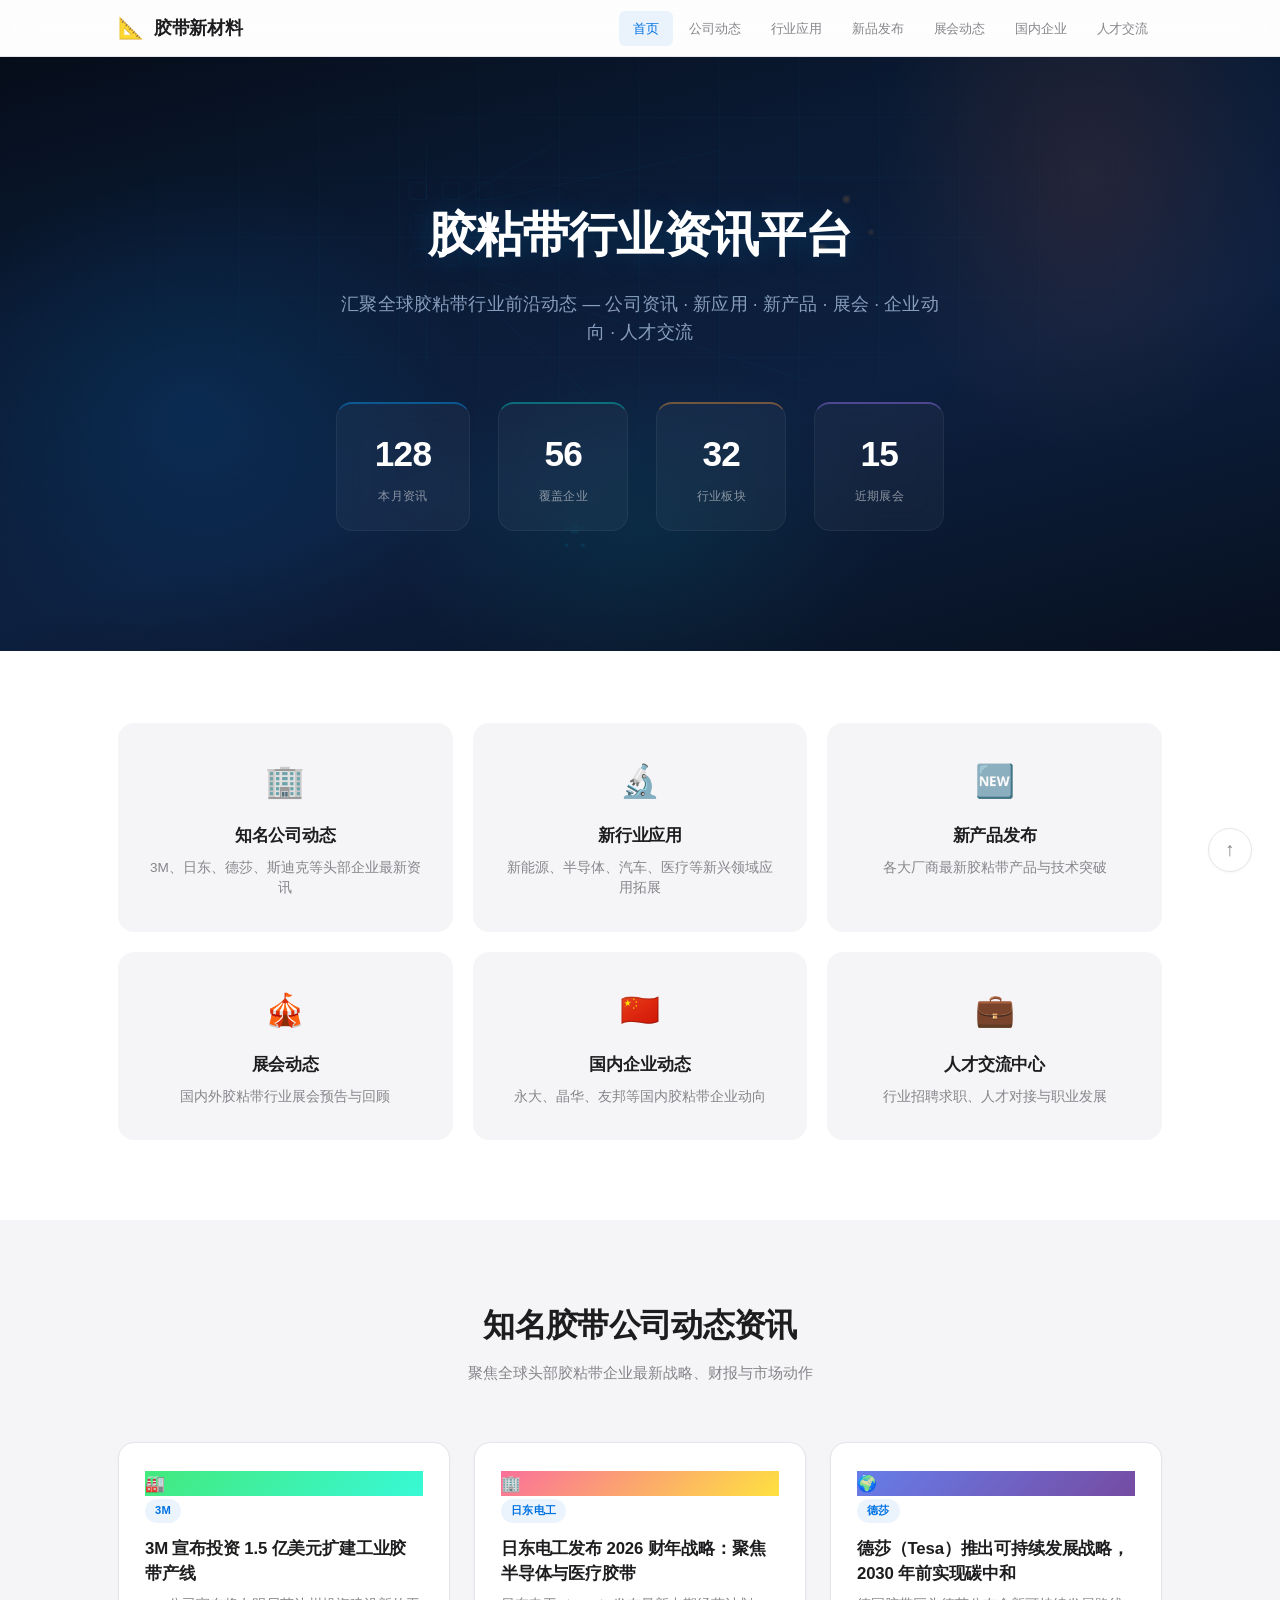
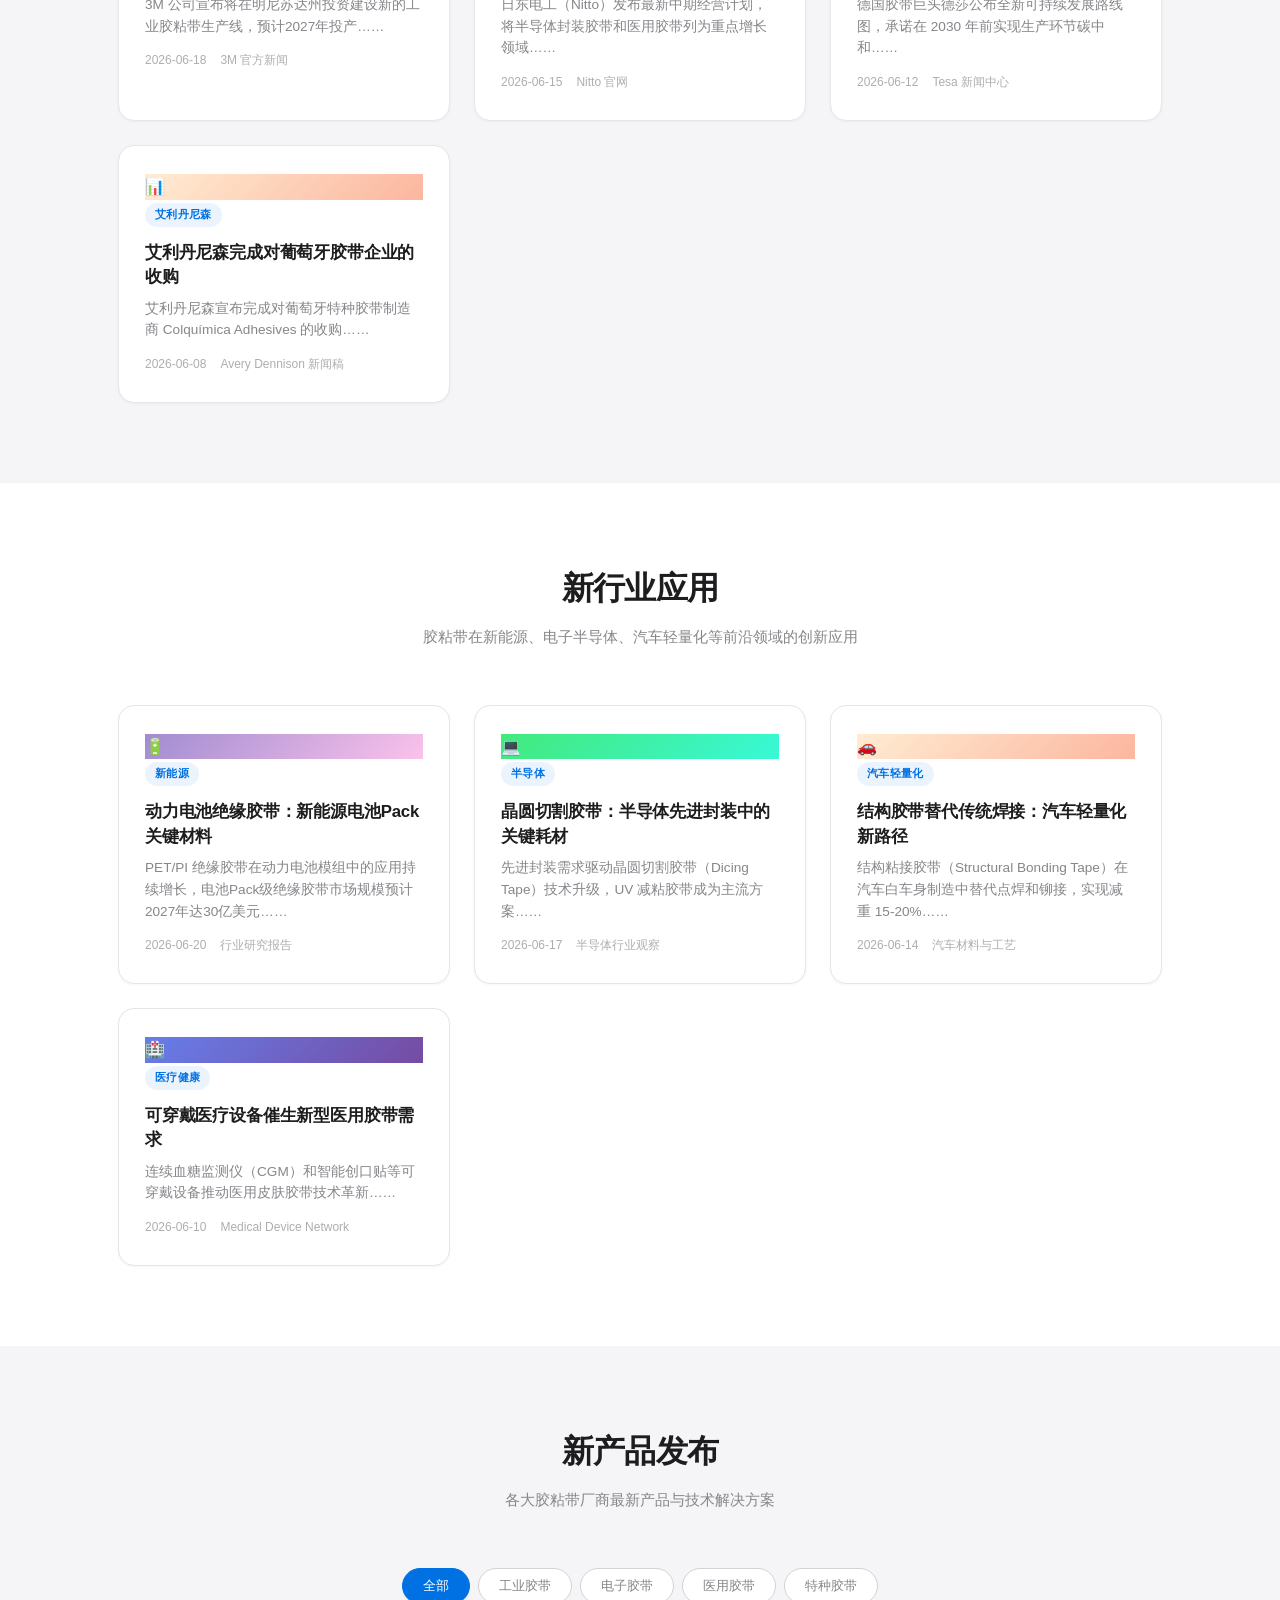
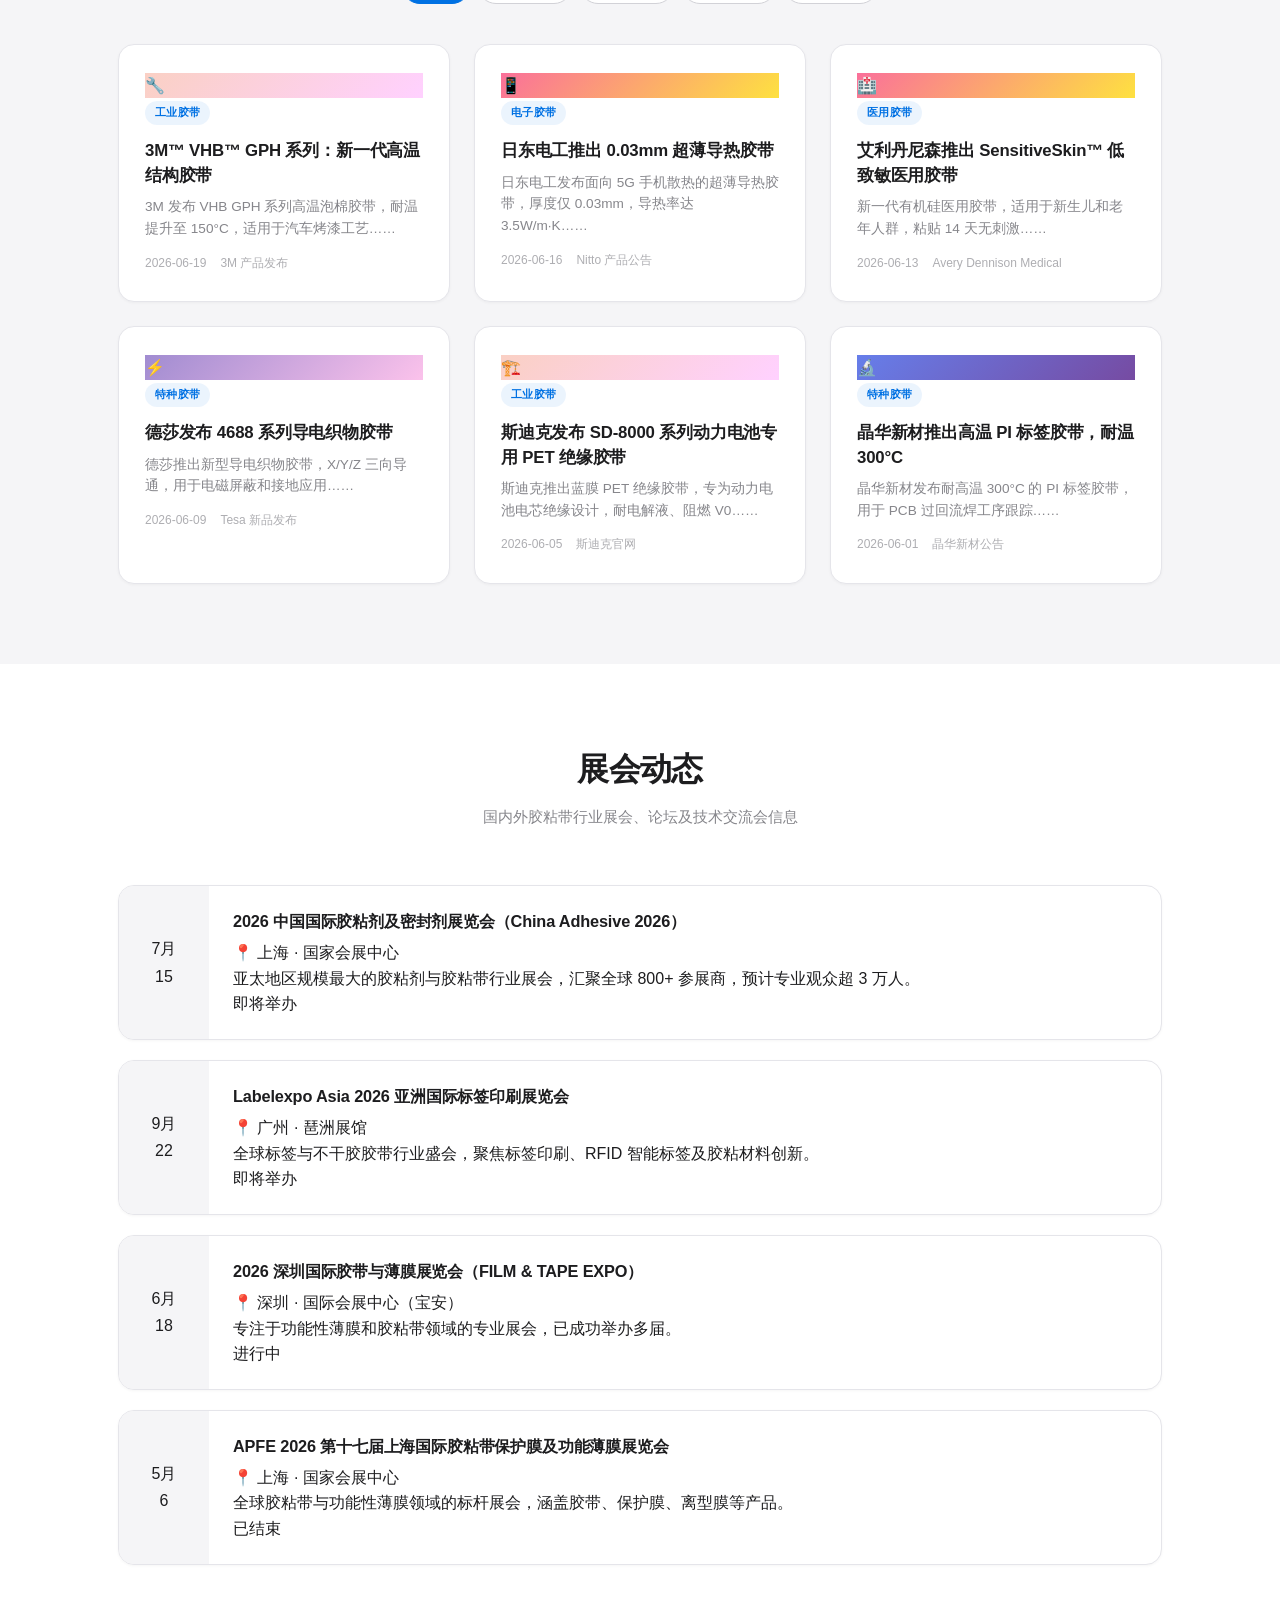
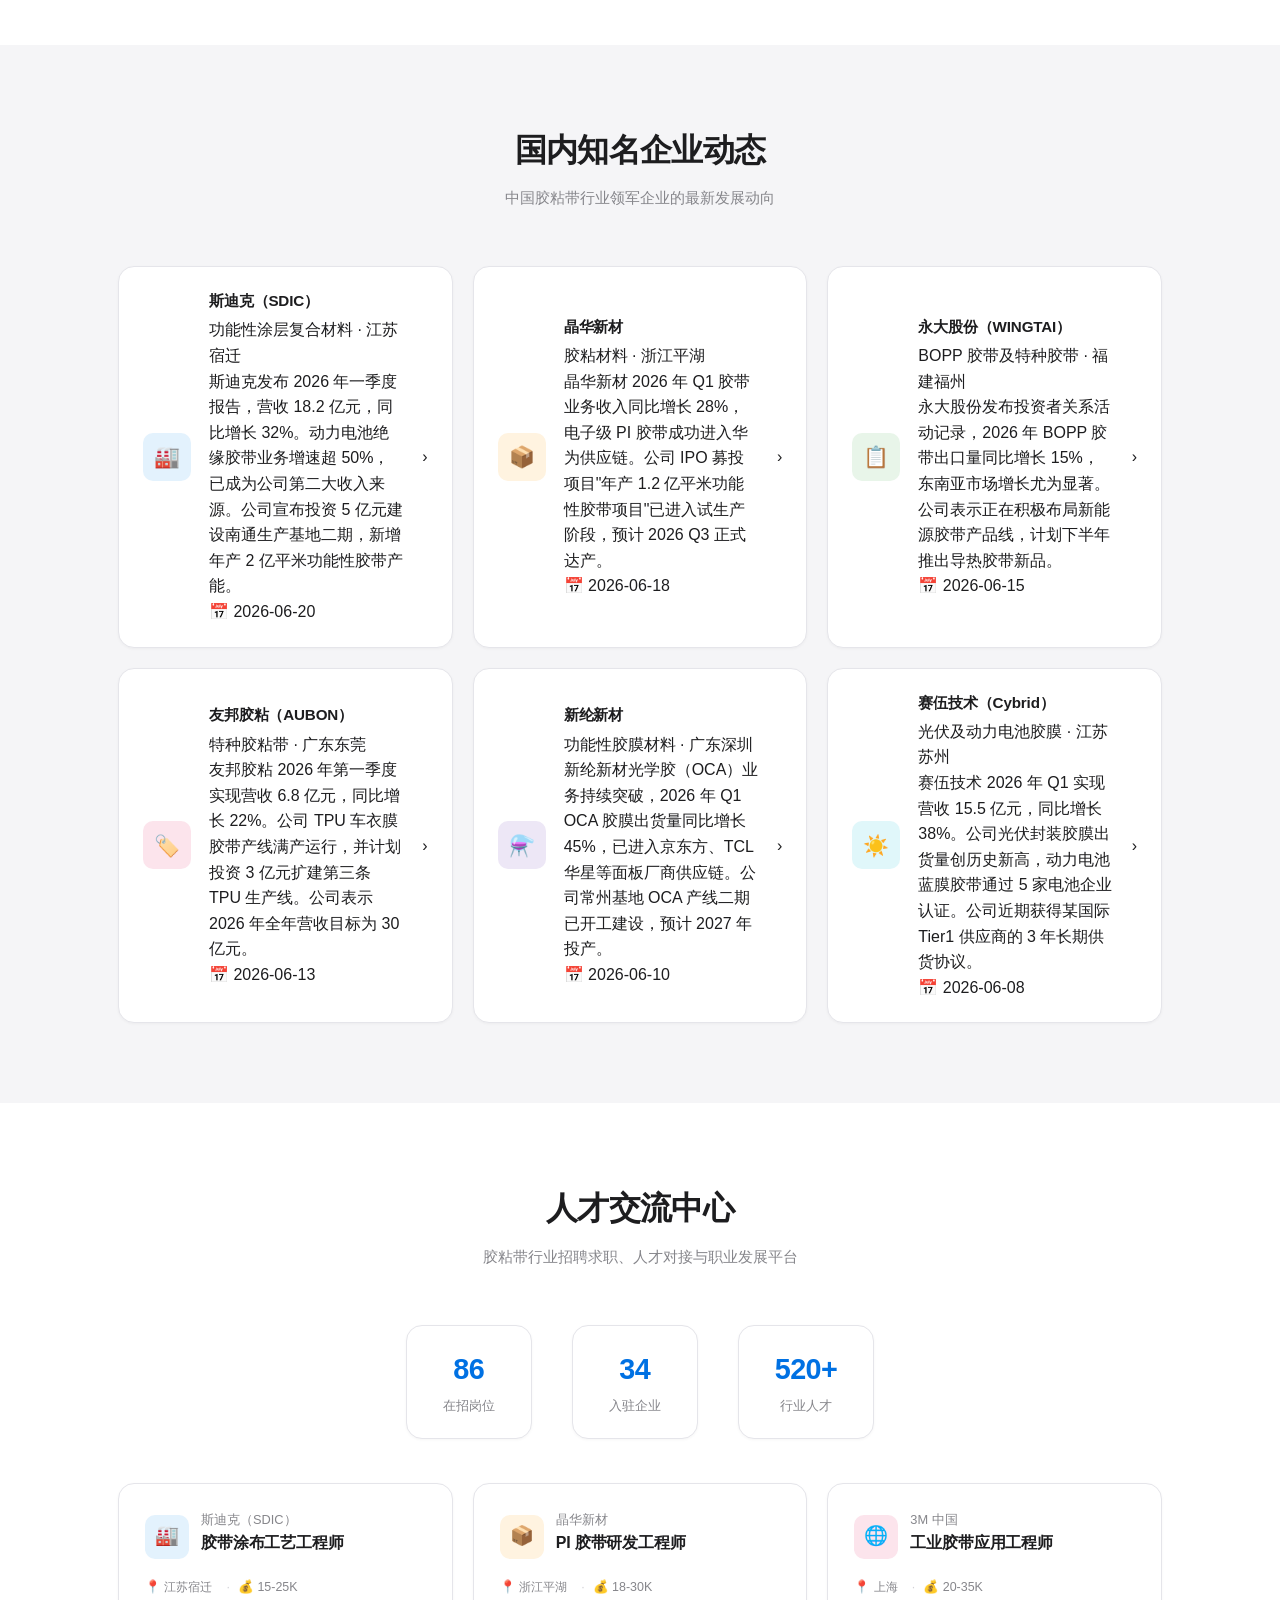
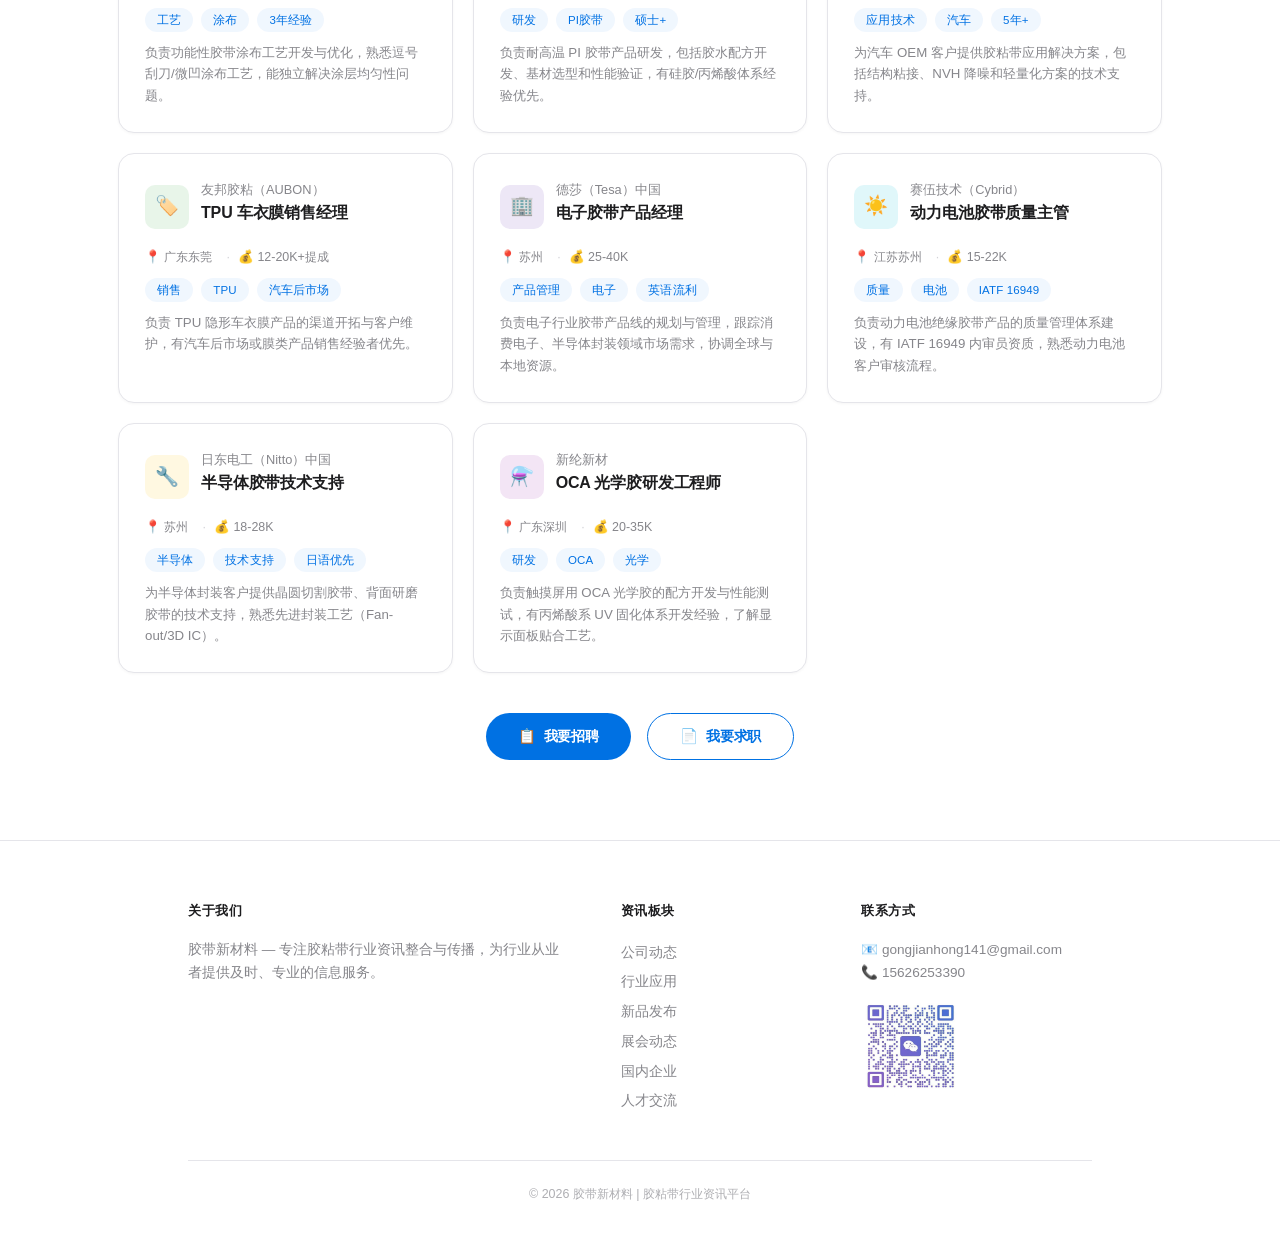
<file: index.html>
<!DOCTYPE html>
<html lang="zh-CN">
<head>
  <meta charset="UTF-8">
  <meta name="viewport" content="width=device-width, initial-scale=1.0">
  <title>胶粘带行业资讯 - 胶带新材料</title>
  <meta name="description" content="胶粘带行业资讯平台，汇聚知名胶带公司动态、新行业应用、新产品发布、展会动态、国内企业资讯及人才交流。">
  <link rel="stylesheet" href="css/style.css">
</head>
<body>
  <!-- 顶部导航 -->
  <header class="header">
    <div class="container header-inner">
      <a href="#" class="logo">
        <span class="logo-icon">📐</span>
        <span class="logo-text">胶带新材料</span>
      </a>
      <nav class="nav" id="nav">
        <a href="#home" class="nav-link active">首页</a>
        <a href="#company-news" class="nav-link">公司动态</a>
        <a href="#applications" class="nav-link">行业应用</a>
        <a href="#products" class="nav-link">新品发布</a>
        <a href="#exhibitions" class="nav-link">展会动态</a>
        <a href="#domestic" class="nav-link">国内企业</a>
        <a href="#talent" class="nav-link">人才交流</a>
      </nav>
      <button class="menu-toggle" id="menuToggle" aria-label="菜单">
        <span></span><span></span><span></span>
      </button>
    </div>
  </header>

  <!-- 首页 Hero -->
  <section id="home" class="hero">
    <div class="container">
      <h1>胶粘带行业资讯平台</h1>
      <p>汇聚全球胶粘带行业前沿动态 — 公司资讯 · 新应用 · 新产品 · 展会 · 企业动向 · 人才交流</p>
      <div class="hero-stats">
        <div class="stat-item"><span class="stat-num" data-target="128">0</span><span class="stat-label">本月资讯</span></div>
        <div class="stat-item"><span class="stat-num" data-target="56">0</span><span class="stat-label">覆盖企业</span></div>
        <div class="stat-item"><span class="stat-num" data-target="32">0</span><span class="stat-label">行业板块</span></div>
        <div class="stat-item"><span class="stat-num" data-target="15">0</span><span class="stat-label">近期展会</span></div>
      </div>
    </div>
  </section>

  <!-- 快捷入口 -->
  <section class="quick-links">
    <div class="container">
      <div class="quick-grid">
        <a href="#company-news" class="quick-card">
          <span class="quick-icon">🏢</span>
          <h3>知名公司动态</h3>
          <p>3M、日东、德莎、斯迪克等头部企业最新资讯</p>
        </a>
        <a href="#applications" class="quick-card">
          <span class="quick-icon">🔬</span>
          <h3>新行业应用</h3>
          <p>新能源、半导体、汽车、医疗等新兴领域应用拓展</p>
        </a>
        <a href="#products" class="quick-card">
          <span class="quick-icon">🆕</span>
          <h3>新产品发布</h3>
          <p>各大厂商最新胶粘带产品与技术突破</p>
        </a>
        <a href="#exhibitions" class="quick-card">
          <span class="quick-icon">🎪</span>
          <h3>展会动态</h3>
          <p>国内外胶粘带行业展会预告与回顾</p>
        </a>
        <a href="#domestic" class="quick-card">
          <span class="quick-icon">🇨🇳</span>
          <h3>国内企业动态</h3>
          <p>永大、晶华、友邦等国内胶粘带企业动向</p>
        </a>
        <a href="#talent" class="quick-card">
          <span class="quick-icon">💼</span>
          <h3>人才交流中心</h3>
          <p>行业招聘求职、人才对接与职业发展</p>
        </a>
      </div>
    </div>
  </section>

  <!-- 板块一：知名胶带公司动态资讯 -->
  <section id="company-news" class="section">
    <div class="container">
      <div class="section-header">
        <h2>知名胶带公司动态资讯</h2>
        <p>聚焦全球头部胶粘带企业最新战略、财报与市场动作</p>
      </div>
      <div class="news-grid" id="companyNewsGrid"></div>
    </div>
  </section>

  <!-- 板块二：新行业应用 -->
  <section id="applications" class="section section-alt">
    <div class="container">
      <div class="section-header">
        <h2>新行业应用</h2>
        <p>胶粘带在新能源、电子半导体、汽车轻量化等前沿领域的创新应用</p>
      </div>
      <div class="news-grid" id="applicationsGrid"></div>
    </div>
  </section>

  <!-- 板块三：新产品发布 -->
  <section id="products" class="section">
    <div class="container">
      <div class="section-header">
        <h2>新产品发布</h2>
        <p>各大胶粘带厂商最新产品与技术解决方案</p>
      </div>
      <div class="products-filter" id="productFilter">
        <button class="filter-btn active" data-filter="all">全部</button>
        <button class="filter-btn" data-filter="工业胶带">工业胶带</button>
        <button class="filter-btn" data-filter="电子胶带">电子胶带</button>
        <button class="filter-btn" data-filter="医用胶带">医用胶带</button>
        <button class="filter-btn" data-filter="特种胶带">特种胶带</button>
      </div>
      <div class="news-grid" id="productsGrid"></div>
    </div>
  </section>

  <!-- 板块四：展会动态 -->
  <section id="exhibitions" class="section section-alt">
    <div class="container">
      <div class="section-header">
        <h2>展会动态</h2>
        <p>国内外胶粘带行业展会、论坛及技术交流会信息</p>
      </div>
      <div class="exhibition-timeline" id="exhibitionTimeline"></div>
    </div>
  </section>

  <!-- 板块五：国内知名企业动态 -->
  <section id="domestic" class="section">
    <div class="container">
      <div class="section-header">
        <h2>国内知名企业动态</h2>
        <p>中国胶粘带行业领军企业的最新发展动向</p>
      </div>
      <div class="domestic-enterprise-list" id="domesticEnterpriseList"></div>
    </div>
  </section>

  <!-- 板块六：人才交流中心 -->
  <section id="talent" class="section section-alt">
    <div class="container">
      <div class="section-header">
        <h2>人才交流中心</h2>
        <p>胶粘带行业招聘求职、人才对接与职业发展平台</p>
      </div>
      <div class="talent-stats">
        <div class="talent-stat"><span class="talent-stat-num">86</span><span>在招岗位</span></div>
        <div class="talent-stat"><span class="talent-stat-num">34</span><span>入驻企业</span></div>
        <div class="talent-stat"><span class="talent-stat-num">520+</span><span>行业人才</span></div>
      </div>
      <div class="talent-grid" id="talentGrid"></div>
      <div class="talent-actions">
        <button class="talent-btn primary" id="btnRecruit"><span>📋</span> 我要招聘</button>
        <button class="talent-btn secondary" id="btnApply"><span>📄</span> 我要求职</button>
      </div>
      <div class="talent-form-wrapper" id="talentFormWrapper">
        <div class="talent-form" id="talentForm">
          <h3 id="formTitle">发布招聘信息</h3>
          <form id="jobForm">
            <div class="form-row">
              <input type="text" placeholder="公司/企业名称" required>
              <input type="text" placeholder="职位名称" required>
            </div>
            <div class="form-row">
              <input type="text" placeholder="工作地点">
              <input type="text" placeholder="薪资范围（如 15-25K）">
            </div>
            <textarea rows="4" placeholder="职位描述、任职要求……" required></textarea>
            <div class="form-row">
              <input type="text" placeholder="联系人">
              <input type="email" placeholder="联系邮箱" required>
            </div>
            <button type="submit" class="talent-btn primary">提交信息</button>
          </form>
        </div>
      </div>
    </div>
  </section>

  <!-- 页脚 -->
  <footer class="footer">
    <div class="container">
      <div class="footer-grid">
        <div class="footer-col">
          <h4>关于我们</h4>
          <p>胶带新材料 — 专注胶粘带行业资讯整合与传播，为行业从业者提供及时、专业的信息服务。</p>
        </div>
        <div class="footer-col">
          <h4>资讯板块</h4>
          <a href="#company-news">公司动态</a>
          <a href="#applications">行业应用</a>
          <a href="#products">新品发布</a>
          <a href="#exhibitions">展会动态</a>
          <a href="#domestic">国内企业</a>
          <a href="#talent">人才交流</a>
        </div>
        <div class="footer-col">
          <h4>联系方式</h4>
          <p>📧 gongjianhong141@gmail.com</p>
          <p>📞 15626253390</p>
          <div class="footer-qr">
            <img src="img/1c31da1a6e9be69a2feba667d89ad134.jpg" alt="微信二维码" width="100" height="100">
          </div>
        </div>
      </div>
      <div class="footer-bottom">
        <p>&copy; 2026 胶带新材料 | 胶粘带行业资讯平台</p>
      </div>
    </div>
  </footer>

  <button class="back-to-top" id="backToTop" aria-label="回到顶部">↑</button>

  <script src="js/data.js"></script>
  <script src="js/sync.js"></script>
  <script src="js/script.js"></script>
</body>
</html>
</file>
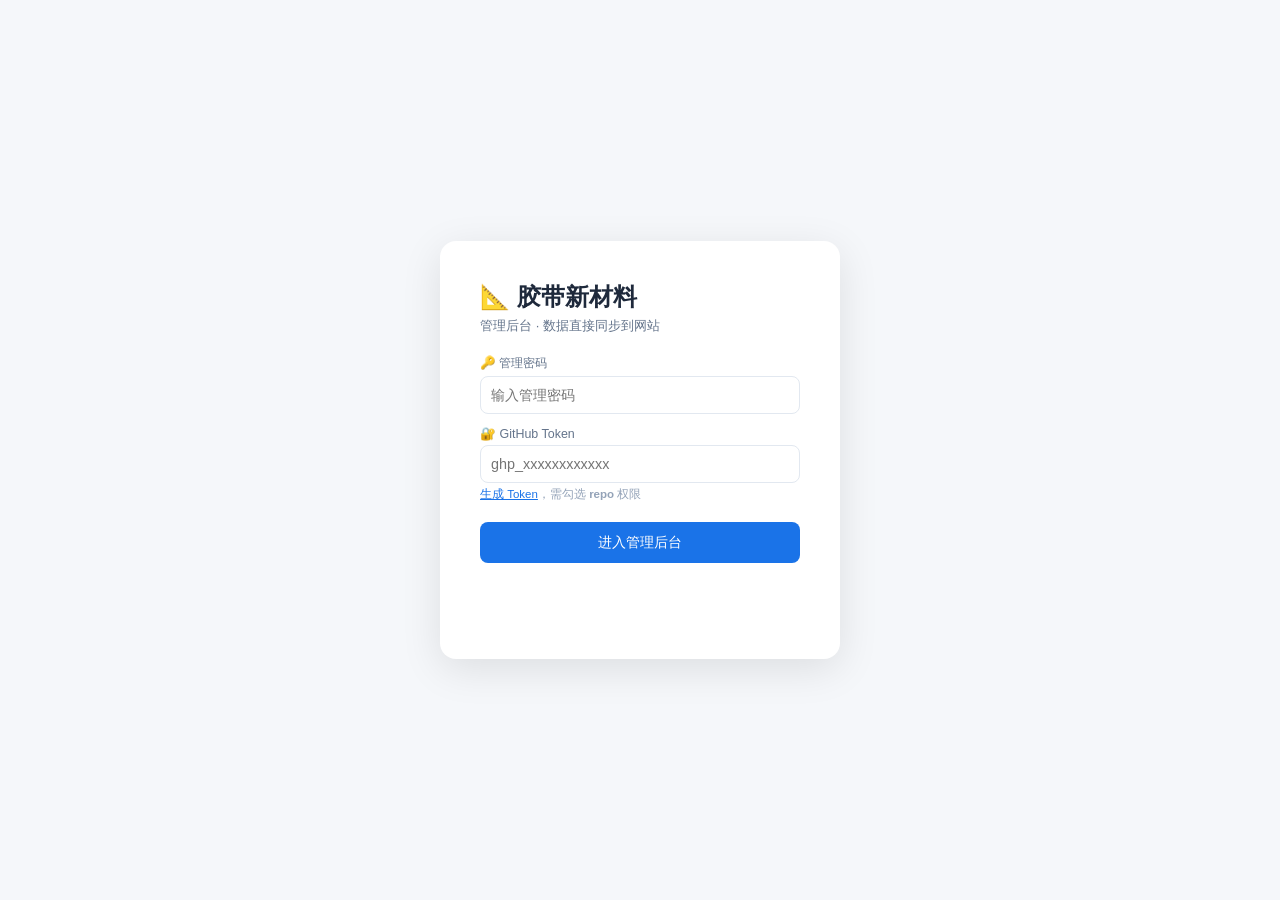
<file: admin.html>
<!DOCTYPE html>
<html lang="zh-CN">
<head>
<meta charset="UTF-8">
<meta name="viewport" content="width=device-width, initial-scale=1.0">
<title>管理后台 - 胶带新材料</title>
<style>
*,*::before,*::after{box-sizing:border-box;margin:0;padding:0}
:root{--primary:#1a73e8;--danger:#e53935;--success:#2e7d32;--bg:#f5f7fa;--white:#fff;--border:#e2e8f0;--text:#1e293b;--radius:8px}
body{font-family:-apple-system,BlinkMacSystemFont,"PingFang SC","Microsoft YaHei",sans-serif;background:var(--bg);color:var(--text)}

.login-overlay{position:fixed;inset:0;background:var(--bg);display:flex;align-items:center;justify-content:center;z-index:999}
.login-box{background:var(--white);padding:40px;border-radius:16px;box-shadow:0 10px 40px rgba(0,0,0,.1);width:400px}
.login-box h1{font-size:1.5rem;margin-bottom:4px}
.login-box .sub{color:#64748b;font-size:.82rem;margin-bottom:20px}
.login-box label{display:block;font-size:.78rem;color:#64748b;margin-bottom:4px;margin-top:12px}
.login-box input{width:100%;padding:10px;border:1px solid var(--border);border-radius:var(--radius);font-size:.9rem}
.login-box .hint{font-size:.72rem;color:#94a3b8;margin-top:4px}
.login-box .hint a{color:var(--primary)}
.login-box .btn-login{width:100%;padding:11px;background:var(--primary);color:#fff;border:none;border-radius:var(--radius);font-size:.9rem;cursor:pointer;margin-top:20px;font-weight:500}
.login-box .btn-login:disabled{opacity:.6;cursor:not-allowed}
.login-error{color:var(--danger);font-size:.8rem;margin-top:8px;min-height:20px}
.login-status{color:var(--success);font-size:.8rem;margin-top:8px;min-height:20px}

.admin-header{background:var(--white);border-bottom:1px solid var(--border);padding:0 24px;display:flex;align-items:center;justify-content:space-between;height:56px;position:sticky;top:0;z-index:100}
.admin-header h2{font-size:1.05rem;display:flex;align-items:center;gap:8px}
.admin-header .actions{display:flex;gap:8px;align-items:center}
.admin-header .site-link{font-size:.78rem;color:var(--primary);text-decoration:none;padding:4px 10px;border-radius:4px;border:1px solid var(--primary)}
.admin-header .site-link:hover{background:#e8f0fe}

.admin-body{display:flex;min-height:calc(100vh - 56px)}
.sidebar{width:200px;background:var(--white);border-right:1px solid var(--border);padding:12px 0;flex-shrink:0}
.sidebar a{display:flex;align-items:center;gap:8px;padding:10px 20px;font-size:.84rem;color:var(--text);transition:.15s;border-left:3px solid transparent;cursor:pointer}
.sidebar a:hover,.sidebar a.active{background:#e8f0fe;color:var(--primary);border-left-color:var(--primary)}
.sidebar a .count{font-size:.7rem;background:#e2e8f0;padding:1px 6px;border-radius:8px;margin-left:auto}

.main{padding:24px;flex:1;overflow-y:auto}
.main h3{font-size:1.1rem;margin-bottom:16px;display:flex;align-items:center;gap:10px}
.main h3 .badge{font-size:.75rem;font-weight:400;background:#e8f0fe;color:var(--primary);padding:2px 10px;border-radius:10px}

.toolbar{display:flex;gap:10px;margin-bottom:16px;flex-wrap:wrap;align-items:center}
.btn{padding:7px 16px;border:none;border-radius:var(--radius);font-size:.82rem;cursor:pointer;font-weight:500;transition:.15s;display:inline-flex;align-items:center;gap:5px}
.btn-primary{background:var(--primary);color:#fff}
.btn-primary:hover{opacity:.9}
.btn-danger{background:var(--danger);color:#fff}
.btn-outline{border:1px solid var(--border);background:#fff}
.btn-outline:hover{background:#f8fafc}
.btn-success{background:var(--success);color:#fff}
.btn:disabled{opacity:.5;cursor:not-allowed}

table{width:100%;background:var(--white);border-radius:var(--radius);overflow:hidden;box-shadow:0 1px 3px rgba(0,0,0,.06)}
thead{background:#f8fafc}
th,td{padding:9px 12px;text-align:left;font-size:.8rem;border-bottom:1px solid var(--border)}
th{font-weight:600;color:#64748b;white-space:nowrap}
td{max-width:180px;overflow:hidden;text-overflow:ellipsis;white-space:nowrap}
td.title-col{max-width:260px}
.actions-col{display:flex;gap:5px}
.actions-col button{padding:3px 9px;font-size:.72rem;border-radius:4px;cursor:pointer;border:none}
.btn-edit{background:#e8f0fe;color:var(--primary)}
.btn-del{background:#fce4ec;color:var(--danger)}
.btn-preview{background:#f3e5f5;color:#7b1fa2}

.empty-state{text-align:center;padding:60px 20px;color:#94a3b8}
.empty-state .icon{font-size:3rem;margin-bottom:12px}
.empty-state p{font-size:.9rem}

.modal-bg{position:fixed;inset:0;background:rgba(0,0,0,.4);display:flex;align-items:center;justify-content:center;z-index:200}
.modal-bg.hidden{display:none}
.modal{background:var(--white);border-radius:12px;padding:24px;width:640px;max-width:92vw;max-height:85vh;overflow-y:auto}
.modal h4{font-size:1rem;margin-bottom:16px}
.modal .field{margin-bottom:12px}
.modal label{display:block;font-size:.78rem;color:#64748b;margin-bottom:3px}
.modal input,.modal textarea,.modal select{width:100%;padding:8px 10px;border:1px solid var(--border);border-radius:var(--radius);font-size:.84rem;font-family:inherit}
.modal textarea{resize:vertical;min-height:70px}
.modal .row{display:flex;gap:10px}
.modal .row>*{flex:1}
.modal .btn-row{display:flex;gap:8px;justify-content:flex-end;margin-top:16px}

.toast{position:fixed;bottom:20px;right:20px;background:var(--success);color:#fff;padding:10px 20px;border-radius:8px;font-size:.82rem;z-index:999;opacity:0;transform:translateY(20px);transition:.3s}
.toast.show{opacity:1;transform:translateY(0)}
.toast.error{background:var(--danger)}

.badge{padding:2px 7px;border-radius:8px;font-size:.68rem;font-weight:600}
.badge-info{background:#e8f0fe;color:var(--primary)}

.sync-bar{background:#fffbe6;border-bottom:1px solid #fef08a;padding:6px 20px;font-size:.76rem;color:#92400e;display:flex;align-items:center;gap:8px}
.sync-bar .dot{width:6px;height:6px;border-radius:50%;background:#f59e0b;animation:pulse 1.5s infinite}
.sync-bar.success{background:#f0fdf4;border-color:#86efac;color:#166534}
.sync-bar.success .dot{background:#22c55e;animation:none}
@keyframes pulse{0%,100%{opacity:1}50%{opacity:.3}}

@media(max-width:768px){
  .admin-body{flex-direction:column}
  .sidebar{width:100%;display:flex;overflow-x:auto;padding:6px;border-right:none;border-bottom:1px solid var(--border)}
  .sidebar a{border-left:none;border-bottom:2px solid transparent;white-space:nowrap;padding:8px 14px}
  .sidebar a.active{border-bottom-color:var(--primary)}
  .main{padding:16px}
}
</style>
</head>
<body>

<div class="login-overlay" id="loginOverlay">
  <div class="login-box">
    <h1>📐 胶带新材料</h1>
    <div class="sub">管理后台 · 数据直接同步到网站</div>
    <label>🔑 管理密码</label>
    <input type="password" id="loginPwd" placeholder="输入管理密码" onkeydown="if(event.key==='Enter')doLogin()">
    <label>🔐 GitHub Token</label>
    <input type="password" id="loginToken" placeholder="ghp_xxxxxxxxxxxx">
    <div class="hint"><a href="https://github.com/settings/tokens" target="_blank">生成 Token</a>，需勾选 <b>repo</b> 权限</div>
    <button class="btn-login" id="loginBtn" onclick="doLogin()">进入管理后台</button>
    <div class="login-error" id="loginError"></div>
    <div class="login-status" id="loginStatus"></div>
  </div>
</div>

<div id="adminWrap" style="display:none">
  <div class="sync-bar" id="syncBar">
    <span class="dot"></span>
    <span id="syncMsg">正在从 GitHub 加载数据…</span>
  </div>
  <div class="admin-header">
    <h2>📐 胶带新材料 · 管理后台</h2>
    <div class="actions">
      <a href="https://ch-tape.github.io/tape-site/" target="_blank" class="site-link">🔗 访问网站</a>
      <button class="btn btn-outline" onclick="doLogout()" title="退出登录">退出</button>
    </div>
  </div>
  <div class="admin-body">
    <div class="sidebar" id="sidebar">
      <a class="active" data-section="company-news">🏭 公司动态 <span class="count" id="cnt-company-news">0</span></a>
      <a data-section="applications">💡 行业应用 <span class="count" id="cnt-applications">0</span></a>
      <a data-section="products">🆕 新品发布 <span class="count" id="cnt-products">0</span></a>
      <a data-section="exhibitions">📅 展会动态 <span class="count" id="cnt-exhibitions">0</span></a>
      <a data-section="domestic">🇨🇳 国内企业 <span class="count" id="cnt-domestic">0</span></a>
      <a data-section="talent">💼 人才交流 <span class="count" id="cnt-talent">0</span></a>
    </div>
    <div class="main" id="mainContent"></div>
  </div>
</div>

<div class="modal-bg hidden" id="modalBg">
  <div class="modal" id="modalContent"></div>
</div>

<div class="toast" id="toast"></div>

<script>
// ===== Config =====
const REPO_OWNER = 'ch-tape';
const REPO_NAME = 'tape-site';
const DATA_PATH = 'js/data.js';
const ADMIN_PASSWORD = 'tapenews2024';

const sectionMeta = {
  'company-news': { varName: 'companyNews', title: '公司动态', singular: '资讯', fields: ['icon','tag','title','summary','date','source','content'] },
  'applications': { varName: 'applications', title: '行业应用', singular: '应用', fields: ['icon','tag','title','summary','date','source','content'] },
  'products': { varName: 'products', title: '新品发布', singular: '新品', fields: ['icon','tag','title','summary','date','source','content'] },
  'exhibitions': { varName: 'exhibitions', title: '展会动态', singular: '展会', fields: ['icon','tag','title','summary','date','location','status','content'] },
  'domestic': { varName: 'domesticEnterprises', title: '国内企业', singular: '企业', fields: ['logo_bg','logo_icon','name','industry','news','date'] },
  'talent': { varName: 'talentJobs', title: '人才交流', singular: '职位', fields: ['company','logo_bg','logo_icon','title','location','salary','tags','desc'] }
};

const fieldLabels = {
  icon:'图标',tag:'标签',title:'标题',summary:'摘要',date:'日期',source:'来源',content:'正文',
  location:'地点',status:'状态',logo_bg:'Logo底色',logo_icon:'Logo图标',name:'企业名',industry:'行业',
  news:'动态',company:'企业',salary:'薪资',tags:'标签(逗号分隔)',desc:'描述'
};

const sectionComments = {
  companyNews: '板块一：知名胶带公司动态资讯',
  applications: '板块二：新行业应用',
  products: '板块三：新产品发布',
  exhibitions: '板块四：展会动态',
  domesticEnterprises: '板块五：国内胶带企业资讯',
  talentJobs: '板块六：人才交流中心'
};

let ghToken = '';
let currentSection = 'company-news';
let dataCache = {};
let editId = null;

// ===== Login =====
function doLogin() {
  const pwd = document.getElementById('loginPwd').value.trim();
  const token = document.getElementById('loginToken').value.trim();
  const err = document.getElementById('loginError');
  const status = document.getElementById('loginStatus');
  err.textContent = '';
  status.textContent = '';

  if (pwd !== ADMIN_PASSWORD) { err.textContent = '❌ 密码错误'; return; }
  if (!token || !token.startsWith('ghp_')) { err.textContent = '❌ Token 格式不正确，需要以 ghp_ 开头'; return; }

  ghToken = token;
  document.getElementById('loginBtn').disabled = true;
  status.textContent = '⏳ 正在连接 GitHub…';
  document.getElementById('loginPwd').disabled = true;
  document.getElementById('loginToken').disabled = true;

  loadFromGitHub()
    .then(() => {
      localStorage.setItem('tape_admin_token', token);
      document.getElementById('loginOverlay').style.display = 'none';
      document.getElementById('adminWrap').style.display = 'block';
      updateSyncBar('success', '✅ 数据已从 GitHub 加载 · 上次保存者: ' + (dataCache._lastAuthor || '未知'));
      currentSection = 'company-news';
      switchSection('company-news');
    })
    .catch(e => {
      err.textContent = '❌ ' + e.message;
      document.getElementById('loginBtn').disabled = false;
      document.getElementById('loginPwd').disabled = false;
      document.getElementById('loginToken').disabled = false;
      status.textContent = '';
    });
}

function doLogout() {
  localStorage.removeItem('tape_admin_token');
  ghToken = '';
  dataCache = {};
  document.getElementById('adminWrap').style.display = 'none';
  document.getElementById('loginOverlay').style.display = 'flex';
  document.getElementById('loginPwd').value = '';
  document.getElementById('loginPwd').disabled = false;
  document.getElementById('loginToken').value = '';
  document.getElementById('loginToken').disabled = false;
  document.getElementById('loginBtn').disabled = false;
  document.getElementById('loginError').textContent = '';
}

// ===== GitHub API =====
async function ghApi(method, path, body) {
  const res = await fetch('https://api.github.com' + path, {
    method,
    headers: {
      'Authorization': 'Bearer ' + ghToken,
      'Accept': 'application/vnd.github+json',
      'Content-Type': 'application/json'
    },
    body: body ? JSON.stringify(body) : undefined
  });
  const data = await res.json();
  if (!res.ok) throw new Error(data.message || res.status + ' ' + res.statusText);
  return data;
}

async function loadFromGitHub() {
  updateSyncBar('loading', '正在从 GitHub 加载 data.js…');
  const file = await ghApi('GET', '/repos/' + REPO_OWNER + '/' + REPO_NAME + '/contents/' + DATA_PATH);
  const content = atob(file.content);
  dataCache._sha = file.sha;
  dataCache._lastAuthor = file.commit?.author?.name || '';

  // Parse JS arrays
  Object.keys(sectionMeta).forEach(sectionKey => {
    const meta = sectionMeta[sectionKey];
    const prefix = 'const ' + meta.varName + ' = ';
    const idx = content.indexOf(prefix);
    if (idx !== -1) {
      let depth = 0, end = idx + prefix.length;
      let inStr = false, strCh = '';
      for (let i = end; i < content.length; i++) {
        const ch = content[i];
        if (inStr) { if (ch === strCh && content[i-1] !== '\\') inStr = false; }
        else if (ch === '"' || ch === "'") { inStr = true; strCh = ch; }
        else if (ch === '[') depth++;
        else if (ch === ']') { depth--; if (depth === 0) { end = i + 1; break; } }
      }
      try { dataCache[sectionKey] = JSON.parse(content.substring(idx + prefix.length, end)); }
      catch(e) { dataCache[sectionKey] = []; }
    } else {
      dataCache[sectionKey] = [];
    }
  });
  updateCounts();
}

async function saveToGitHub() {
  updateSyncBar('loading', '正在保存到 GitHub…');
  const js = generateDataJS();
  const body = {
    message: '更新内容 [' + new Date().toLocaleString('zh-CN') + ']',
    content: btoa(unescape(encodeURIComponent(js))),
    sha: dataCache._sha
  };
  const result = await ghApi('PUT', '/repos/' + REPO_OWNER + '/' + REPO_NAME + '/contents/' + DATA_PATH, body);
  dataCache._sha = result.content.sha;
  dataCache._lastAuthor = result.commit?.author?.name || '';
  updateSyncBar('success', '✅ 已保存到 GitHub · 网站将在 1-2 分钟后自动更新');
  showToast('✅ 保存成功！网站自动更新中…');

  // Clear localStorage to force site to read fresh data
  Object.keys(sectionMeta).forEach(sk => {
    localStorage.removeItem('tapenews_' + sectionMeta[sk].varName);
  });
}

function generateDataJS() {
  let js = '';
  const sectionKeys = Object.keys(sectionMeta);
  sectionKeys.forEach((sectionKey, idx) => {
    const meta = sectionMeta[sectionKey];
    const data = dataCache[sectionKey] || [];
    if (idx > 0) js += '\n';
    js += '// ===== ' + (sectionComments[meta.varName] || meta.title) + ' =====\n';
    js += 'const ' + meta.varName + ' = ' + JSON.stringify(data, null, 2) + ';\n';
  });
  return js;
}

function updateSyncBar(state, msg) {
  const bar = document.getElementById('syncBar');
  const msgEl = document.getElementById('syncMsg');
  bar.className = 'sync-bar' + (state === 'success' ? ' success' : '');
  msgEl.textContent = msg;
}

function updateCounts() {
  Object.keys(sectionMeta).forEach(sk => {
    const cnt = (dataCache[sk] || []).length;
    const el = document.getElementById('cnt-' + sk);
    if (el) el.textContent = cnt;
  });
}

// ===== Navigation =====
function switchSection(sectionKey) {
  currentSection = sectionKey;
  document.querySelectorAll('#sidebar a').forEach(a => a.classList.remove('active'));
  document.querySelector('#sidebar [data-section="' + sectionKey + '"]').classList.add('active');
  renderTable();
}

// ===== Render =====
function renderTable() {
  const meta = sectionMeta[currentSection];
  const data = dataCache[currentSection] || [];
  const fields = meta.fields;

  let html = '<h3>' + meta.title + ' <span class="badge">共 ' + data.length + ' 条</span></h3>';
  html += '<div class="toolbar">';
  html += '<button class="btn btn-primary" onclick="openModal()">+ 新增' + meta.singular + '</button>';
  html += '<button class="btn btn-success" onclick="saveToGitHub()">📤 发布到网站</button>';
  html += '<button class="btn btn-outline" onclick="loadFromGitHub().then(()=>{switchSection(currentSection);updateSyncBar('success','✅ 已从 GitHub 重新加载');showToast('✅ 已刷新');})">🔄 刷新数据</button>';
  html += '</div>';

  if (data.length === 0) {
    html += '<div class="empty-state"><div class="icon">📭</div><p>还没有内容，点击「新增' + meta.singular + '」开始</p></div>';
  } else {
    html += '<table><thead><tr>';
    fields.forEach(f => html += '<th>' + (fieldLabels[f] || f) + '</th>');
    html += '<th>操作</th></tr></thead><tbody>';
    data.forEach((item, idx) => {
      html += '<tr>';
      fields.forEach(f => {
        let val = item[f];
        if (Array.isArray(val)) val = val.join(', ');
        if (val === undefined || val === null) val = '';
        html += '<td class="' + (f === 'title' || f === 'name' ? 'title-col' : '') + '" title="' + String(val).replace(/"/g, '&quot;') + '">' + String(val).substring(0, 55) + '</td>';
      });
      html += '<td class="actions-col"><button class="btn-edit" onclick="openModal(' + idx + ')">编辑</button><button class="btn-del" onclick="deleteItem(' + idx + ')">删除</button></td></tr>';
    });
    html += '</tbody></table>';
  }

  document.getElementById('mainContent').innerHTML = html;
}

// ===== Modal =====
function openModal(idx) {
  editId = (idx !== undefined) ? idx : null;
  const meta = sectionMeta[currentSection];
  const data = dataCache[currentSection] || [];
  const item = editId !== null ? data[editId] : {};
  const fields = meta.fields;

  let html = '<h4>' + (editId !== null ? '编辑' : '新增') + meta.singular + '</h4>';
  fields.forEach(f => {
    let val = item[f] !== undefined ? item[f] : '';
    if (Array.isArray(val)) val = val.join(', ');
    const label = fieldLabels[f] || f;
    if (f === 'content' || f === 'news' || f === 'desc' || f === 'summary') {
      html += '<div class="field"><label>' + label + '</label><textarea name="' + f + '" rows="4">' + String(val).replace(/</g, '&lt;').replace(/>/g, '&gt;') + '</textarea></div>';
    } else if (f === 'status') {
      html += '<div class="field"><label>' + label + '</label><select name="' + f + '"><option value="upcoming" ' + (val==='upcoming'?'selected':'') + '>即将举办</option><option value="ongoing" ' + (val==='ongoing'?'selected':'') + '>进行中</option><option value="past" ' + (val==='past'?'selected':'') + '>已结束</option></select></div>';
    } else if (f === 'tags') {
      html += '<div class="field"><label>' + label + '</label><input name="' + f + '" value="' + String(val).replace(/"/g, '&quot;') + '" placeholder="用逗号分隔"></div>';
    } else {
      html += '<div class="field"><label>' + label + '</label><input name="' + f + '" value="' + String(val).replace(/"/g, '&quot;') + '"></div>';
    }
  });
  html += '<div class="btn-row"><button class="btn btn-outline" onclick="closeModal()">取消</button><button class="btn btn-primary" onclick="saveItem()">保存到暂存</button></div>';

  document.getElementById('modalContent').innerHTML = html;
  document.getElementById('modalBg').classList.remove('hidden');
}

function closeModal() {
  document.getElementById('modalBg').classList.add('hidden');
  editId = null;
}

function saveItem() {
  const meta = sectionMeta[currentSection];
  const fields = meta.fields;
  const formData = {};
  fields.forEach(f => {
    const el = document.querySelector('#modalContent [name="' + f + '"]');
    let val = el ? el.value : '';
    if (f === 'tags') val = val.split(',').map(s => s.trim()).filter(Boolean);
    formData[f] = val;
  });

  if (!dataCache[currentSection]) dataCache[currentSection] = [];
  const data = dataCache[currentSection];

  if (editId !== null) {
    data[editId] = formData;
  } else {
    formData.id = data.length > 0 ? Math.max(...data.map(d => d.id)) + 1 : 1;
    data.push(formData);
  }

  closeModal();
  renderTable();
  updateCounts();
  updateSyncBar('loading', '⚠️ 内容已暂存，请点击「发布到网站」推送到 GitHub');
  showToast('📝 已暂存 · 点击「发布到网站」提交');
}

function deleteItem(idx) {
  if (!confirm('确定删除吗？此操作需「发布到网站」后生效')) return;
  dataCache[currentSection].splice(idx, 1);
  renderTable();
  updateCounts();
  updateSyncBar('loading', '⚠️ 内容已暂存，请点击「发布到网站」推送到 GitHub');
  showToast('🗑 已标记删除 · 点击「发布到网站」提交');
}

// ===== Toast =====
function showToast(msg, isError) {
  const t = document.getElementById('toast');
  t.textContent = msg;
  t.className = 'toast ' + (isError ? 'error' : '') + ' show';
  setTimeout(() => t.classList.remove('show'), 3000);
}

// ===== Event Listeners =====
document.getElementById('modalBg').addEventListener('click', e => {
  if (e.target === document.getElementById('modalBg')) closeModal();
});
document.addEventListener('keydown', e => {
  if (e.key === 'Escape') closeModal();
});
document.getElementById('sidebar').addEventListener('click', e => {
  const a = e.target.closest('a');
  if (a && a.dataset.section) switchSection(a.dataset.section);
});

// ===== Auto-login =====
(function() {
  const savedToken = localStorage.getItem('tape_admin_token');
  if (savedToken) {
    document.getElementById('loginToken').value = savedToken;
  }
})();
</script>
</body>
</html>
</file>
<file: css/style.css>
/* ===== Reset & Base ===== */
*, *::before, *::after { box-sizing: border-box; margin: 0; padding: 0; }

:root {
  --primary: #0071e3;
  --primary-dark: #0060c0;
  --accent: #ff6b35;
  --bg: #f5f5f7;
  --bg-alt: #fafafa;
  --text: #1d1d1f;
  --text-light: #86868b;
  --text-muted: #aeaeb2;
  --white: #ffffff;
  --border: #d2d2d7;
  --border-light: #e5e5ea;
  --shadow-sm: 0 1px 3px rgba(0,0,0,.04);
  --shadow: 0 2px 12px rgba(0,0,0,.06);
  --shadow-lg: 0 4px 24px rgba(0,0,0,.08);
  --radius: 16px;
  --radius-sm: 10px;
  --radius-xs: 8px;
  --transition: .3s cubic-bezier(.25,.1,.25,1);
}

html { scroll-behavior: smooth; }

body {
  font-family: -apple-system, BlinkMacSystemFont, "SF Pro Text", "PingFang SC", "Hiragino Sans GB", "Microsoft YaHei", sans-serif;
  color: var(--text);
  background: var(--bg);
  line-height: 1.6;
  -webkit-font-smoothing: antialiased;
  -moz-osx-font-smoothing: grayscale;
}

.container { max-width: 1100px; margin: 0 auto; padding: 0 28px; }

a { text-decoration: none; color: inherit; }
img { max-width: 100%; display: block; }

/* ===== Header ===== */
.header {
  position: sticky; top: 0; z-index: 100;
  background: rgba(255,255,255,.82);
  backdrop-filter: saturate(180%) blur(20px);
  -webkit-backdrop-filter: saturate(180%) blur(20px);
  border-bottom: 1px solid var(--border-light);
}

.header-inner {
  display: flex; align-items: center; justify-content: space-between;
  height: 56px;
}

.logo {
  display: flex; align-items: center; gap: 10px;
  font-size: 1.15rem; font-weight: 600;
  color: var(--text);
  letter-spacing: -.01em;
}

.logo-icon { font-size: 1.3rem; }

.nav { display: flex; gap: 2px; }

.nav-link {
  padding: 7px 14px; border-radius: 6px;
  font-size: .82rem; font-weight: 500;
  color: var(--text-light);
  transition: var(--transition);
  letter-spacing: -.01em;
}

.nav-link:hover { color: var(--text); background: rgba(0,0,0,.04); }
.nav-link.active { color: var(--primary); background: rgba(0,113,227,.08); }

.menu-toggle {
  display: none; flex-direction: column; gap: 4px;
  background: none; border: none; cursor: pointer; padding: 4px;
}

.menu-toggle span {
  display: block; width: 22px; height: 2px;
  background: var(--text); border-radius: 2px;
  transition: var(--transition);
}

/* ===== Hero ===== */
.hero {
  position: relative; overflow: hidden;
  background: linear-gradient(165deg, #060d1a 0%, #0a1a33 30%, #0d2040 60%, #07101f 100%);
  color: var(--white); text-align: center;
  padding: 140px 0 120px;
  isolation: isolate;
}

/* Circuit trace layer */
.hero::before {
  content: '';
  position: absolute; inset: 0; z-index: 0;
  background-image:
    /* horizontal traces */
    repeating-linear-gradient(0deg, transparent, transparent 59px, rgba(0,160,255,0.03) 59px, rgba(0,160,255,0.03) 60px),
    /* vertical traces */
    repeating-linear-gradient(90deg, transparent, transparent 79px, rgba(0,200,255,0.025) 79px, rgba(0,200,255,0.025) 80px);
  background-size: 80px 60px;
  mask-image: radial-gradient(ellipse 80% 70% at 50% 30%, black 30%, transparent 70%);
  -webkit-mask-image: radial-gradient(ellipse 80% 70% at 50% 30%, black 30%, transparent 70%);
}

/* Hexagonal molecular / chip wafer pattern */
.hero::after {
  content: '';
  position: absolute; inset: 0; z-index: 0;
  background-image:
    /* energy storage glow - orange right */
    radial-gradient(ellipse 300px 400px at 85% 20%, rgba(255,107,53,0.1) 0%, transparent 70%),
    /* semiconductor blue glow - left */
    radial-gradient(ellipse 400px 350px at 15% 60%, rgba(0,150,255,0.12) 0%, transparent 70%),
    /* aviation cyan glow - center */
    radial-gradient(ellipse 350px 250px at 50% 80%, rgba(0,210,200,0.08) 0%, transparent 70%);
}

/* Hex nodes via inline SVG background */
.hero .container::before {
  content: '';
  position: absolute; z-index: -1; inset: -80px;
  background-image: url("data:image/svg+xml,%3Csvg xmlns='http://www.w3.org/2000/svg' viewBox='0 0 800 600'%3E%3Cdefs%3E%3Cfilter id='glow'%3E%3CfeGaussianBlur stdDeviation='2'/%3E%3C/filter%3E%3C/defs%3E%3Cg fill='none' stroke='rgba(0,180,255,0.12)' stroke-width='0.6'%3E%3C!-- Chip pads --%3E%3Crect x='120' y='80' width='20' height='20' rx='2'/%3E%3Crect x='160' y='80' width='20' height='20' rx='2'/%3E%3Crect x='200' y='80' width='20' height='20' rx='2'/%3E%3Crect x='120' y='120' width='20' height='20' rx='2'/%3E%3Crect x='160' y='120' width='20' height='20' rx='2' fill='rgba(0,180,255,0.05)'/%3E%3Crect x='200' y='120' width='20' height='20' rx='2'/%3E%3Crect x='120' y='160' width='20' height='20' rx='2'/%3E%3Crect x='160' y='160' width='20' height='20' rx='2'/%3E%3Crect x='200' y='160' width='20' height='20' rx='2'/%3E%3C!-- Circuit traces from chip --%3E%3Cline x1='140' y1='100' x2='140' y2='30'/%3E%3Cline x1='180' y1='100' x2='300' y2='30'/%3E%3Cline x1='220' y1='100' x2='500' y2='40'/%3E%3Cline x1='140' y1='200' x2='140' y2='300'/%3E%3Cline x1='180' y1='200' x2='350' y2='350'/%3E%3Cline x1='220' y1='200' x2='600' y2='320'/%3E%3C!-- Aviation wing sweep lines --%3E%3Cline x1='500' y1='400' x2='750' y2='200' stroke='rgba(0,210,200,0.08)' stroke-width='0.5'/%3E%3Cline x1='520' y1='420' x2='750' y2='230' stroke='rgba(0,210,200,0.06)' stroke-width='0.4'/%3E%3Cline x1='540' y1='440' x2='750' y2='260' stroke='rgba(0,210,200,0.05)' stroke-width='0.3'/%3E%3C!-- Energy storage nodes --%3E%3Ccircle cx='650' cy='100' r='4' fill='rgba(255,150,50,0.25)' filter='url(%23glow)'/%3E%3Ccircle cx='680' cy='140' r='3' fill='rgba(255,150,50,0.2)' filter='url(%23glow)'/%3E%3Ccircle cx='620' cy='160' r='5' fill='rgba(255,150,50,0.18)' filter='url(%23glow)'/%3E%3C!-- BGA solder balls pattern (semiconductor) --%3E%3Ccircle cx='300' cy='480' r='2' fill='rgba(0,180,255,0.12)'/%3E%3Ccircle cx='320' cy='480' r='2' fill='rgba(0,180,255,0.12)'/%3E%3Ccircle cx='340' cy='480' r='2' fill='rgba(0,180,255,0.12)'/%3E%3Ccircle cx='310' cy='500' r='2' fill='rgba(0,180,255,0.12)'/%3E%3Ccircle cx='330' cy='500' r='2' fill='rgba(0,180,255,0.12)'/%3E%3Ccircle cx='310' cy='520' r='2' fill='rgba(0,180,255,0.12)'/%3E%3Ccircle cx='330' cy='520' r='2' fill='rgba(0,180,255,0.12)'/%3E%3Ccircle cx='320' cy='500' r='6' fill='rgba(0,200,255,0.08)'/%3E%3C/g%3E%3C/svg%3E");
  background-size: contain;
  background-position: center;
  background-repeat: no-repeat;
  opacity: .8;
}

.hero .container {
  position: relative; z-index: 1;
  max-width: 800px;
}

.hero h1 {
  font-size: 3rem; font-weight: 700; margin-bottom: 16px;
  letter-spacing: -.02em;
  color: #ffffff;
  text-shadow: 0 2px 30px rgba(0,160,255,0.2);
}

.hero p {
  font-size: 1.1rem; opacity: .75;
  margin: 0 auto 56px;
  color: #b0c8e8;
  font-weight: 400;
  letter-spacing: .01em;
  max-width: 600px;
}

.hero-stats {
  display: flex; justify-content: center; gap: 28px;
  flex-wrap: wrap;
}

.stat-item {
  text-align: center;
  padding: 22px 38px;
  background: rgba(255,255,255,.04);
  border-radius: var(--radius);
  border: 1px solid rgba(255,255,255,.06);
  backdrop-filter: blur(12px);
  -webkit-backdrop-filter: blur(12px);
  min-width: 130px;
  transition: var(--transition);
}

.stat-item:hover {
  background: rgba(255,255,255,.08);
  border-color: rgba(255,255,255,.12);
  transform: translateY(-2px);
}

.stat-item:nth-child(1) { border-top: 2px solid rgba(0,160,255,.4); }
.stat-item:nth-child(2) { border-top: 2px solid rgba(0,210,200,.4); }
.stat-item:nth-child(3) { border-top: 2px solid rgba(255,150,50,.4); }
.stat-item:nth-child(4) { border-top: 2px solid rgba(160,120,255,.4); }

.stat-num {
  display: block; font-size: 2.2rem; font-weight: 700;
  letter-spacing: -.02em;
  color: #ffffff;
}

.stat-label {
  font-size: .78rem; color: rgba(255,255,255,.5);
  font-weight: 500; letter-spacing: .03em;
}

/* ===== Quick Links ===== */
.quick-links {
  padding: 72px 0 80px;
  background: var(--white);
}

.quick-grid {
  display: grid;
  grid-template-columns: repeat(3, 1fr);
  gap: 20px;
}

.quick-card {
  background: var(--bg);
  border-radius: var(--radius);
  padding: 32px 28px;
  text-align: center;
  transition: var(--transition);
  border: 1px solid transparent;
}

.quick-card:hover {
  background: var(--white);
  box-shadow: var(--shadow);
  border-color: var(--border-light);
  transform: translateY(-2px);
}

.quick-icon { font-size: 2rem; display: block; margin-bottom: 16px; }
.quick-card h3 {
  font-size: 1.05rem; font-weight: 600;
  margin-bottom: 8px;
  letter-spacing: -.01em;
}
.quick-card p {
  font-size: .85rem; color: var(--text-light);
  line-height: 1.5;
}

/* ===== Section Common ===== */
.section { padding: 80px 0; }
.section-alt { background: var(--white); }

.section-header { text-align: center; margin-bottom: 56px; }

.section-header h2 {
  font-size: 2rem; font-weight: 700;
  letter-spacing: -.02em;
  margin-bottom: 10px;
}

.section-header p {
  font-size: .95rem; color: var(--text-light);
  font-weight: 400;
}

/* ===== News Grid ===== */
.news-grid {
  display: grid;
  grid-template-columns: repeat(auto-fill, minmax(330px, 1fr));
  gap: 24px;
}

.news-card {
  background: var(--white);
  border-radius: var(--radius);
  padding: 28px 26px;
  box-shadow: var(--shadow-sm);
  border: 1px solid var(--border-light);
  transition: var(--transition);
  cursor: pointer;
}

.news-card:hover {
  box-shadow: var(--shadow);
  transform: translateY(-2px);
}

.news-card-tag {
  display: inline-block;
  padding: 3px 10px; border-radius: 12px;
  font-size: .7rem; font-weight: 600;
  background: rgba(0,113,227,.08);
  color: var(--primary);
  margin-bottom: 14px;
  letter-spacing: .03em;
  text-transform: uppercase;
}

.news-card h3 {
  font-size: 1.05rem; font-weight: 600;
  margin-bottom: 8px;
  line-height: 1.45;
  letter-spacing: -.01em;
}

.news-card p {
  font-size: .85rem; color: var(--text-light);
  line-height: 1.6;
  margin-bottom: 14px;
}

.news-card-meta {
  font-size: .75rem; color: var(--text-muted);
  display: flex; gap: 14px;
}

/* ===== Filter ===== */
.products-filter {
  display: flex; justify-content: center;
  gap: 8px; margin-bottom: 40px;
  flex-wrap: wrap;
}

.filter-btn {
  padding: 8px 20px; border-radius: 20px;
  font-size: .82rem; font-weight: 500;
  border: 1px solid var(--border);
  background: var(--white);
  color: var(--text-light);
  cursor: pointer;
  transition: var(--transition);
}

.filter-btn:hover {
  border-color: var(--primary);
  color: var(--primary);
}

.filter-btn.active {
  background: var(--primary);
  color: var(--white);
  border-color: var(--primary);
}

/* ===== Timeline ===== */
.exhibition-timeline {
  display: flex; flex-direction: column;
  gap: 20px;
}

.exhibition-card {
  display: flex;
  background: var(--white);
  border-radius: var(--radius);
  box-shadow: var(--shadow-sm);
  border: 1px solid var(--border-light);
  overflow: hidden;
  transition: var(--transition);
  cursor: pointer;
}

.exhibition-card:hover {
  box-shadow: var(--shadow);
  transform: translateY(-1px);
}

.exhibition-date {
  display: flex; flex-direction: column;
  align-items: center; justify-content: center;
  min-width: 90px;
  background: var(--bg);
  padding: 20px 12px;
  gap: 2px;
}

.exhibition-day {
  font-size: 1.8rem; font-weight: 700;
  color: var(--primary);
  letter-spacing: -.02em;
}

.exhibition-month {
  font-size: .75rem; color: var(--text-light);
  font-weight: 500;
}

.exhibition-info {
  padding: 22px 24px;
  flex: 1;
}

.exhibition-info h3 {
  font-size: 1.02rem; font-weight: 600;
  margin-bottom: 6px;
  letter-spacing: -.01em;
}

.exhibition-info p {
  font-size: .83rem; color: var(--text-light);
  line-height: 1.5;
}

/* ===== Enterprise List ===== */
.domestic-enterprise-list {
  display: grid;
  grid-template-columns: repeat(auto-fill, minmax(300px, 1fr));
  gap: 20px;
}

.enterprise-card {
  display: flex; align-items: center;
  gap: 18px;
  background: var(--white);
  border-radius: var(--radius);
  padding: 22px 24px;
  box-shadow: var(--shadow-sm);
  border: 1px solid var(--border-light);
  transition: var(--transition);
  cursor: pointer;
}

.enterprise-card:hover {
  box-shadow: var(--shadow);
  transform: translateY(-1px);
}

.enterprise-logo {
  width: 48px; height: 48px; border-radius: var(--radius-sm);
  display: flex; align-items: center; justify-content: center;
  font-size: 1.3rem; flex-shrink: 0;
  background: var(--bg);
}

.enterprise-info { flex: 1; min-width: 0; }

.enterprise-info h3 {
  font-size: .95rem; font-weight: 600;
  margin-bottom: 4px;
  letter-spacing: -.01em;
}

.enterprise-info p {
  font-size: .8rem; color: var(--text-light);
  white-space: nowrap; overflow: hidden;
  text-overflow: ellipsis;
}

.enterprise-badge {
  font-size: .7rem; font-weight: 600;
  padding: 4px 12px; border-radius: 12px;
  background: rgba(0,113,227,.08);
  color: var(--primary);
  white-space: nowrap;
  letter-spacing: .02em;
}

/* ===== Footer ===== */
.footer {
  background: var(--white);
  border-top: 1px solid var(--border-light);
  padding: 60px 0 28px;
}

.footer .container {
  max-width: 960px;
}

.footer-grid {
  display: grid;
  grid-template-columns: 2fr 1fr 1.2fr;
  gap: 48px;
  margin-bottom: 44px;
}

.footer-col h4 {
  font-size: .8rem; font-weight: 600;
  color: var(--text);
  margin-bottom: 16px;
  letter-spacing: .04em;
  text-transform: uppercase;
}

.footer-col p {
  font-size: .85rem; color: var(--text-light);
  line-height: 1.7;
}

.footer-col a {
  display: block;
  font-size: .85rem; color: var(--text-light);
  padding: 4px 0;
  transition: var(--transition);
}

.footer-col a:hover { color: var(--primary); }

.footer-bottom {
  text-align: center;
  padding-top: 24px;
  border-top: 1px solid var(--border-light);
}

.footer-bottom p {
  font-size: .78rem; color: var(--text-muted);
}

/* ===== Back to Top ===== */
.back-to-top {
  position: fixed; bottom: 28px; right: 28px; z-index: 99;
  width: 44px; height: 44px; border-radius: 50%;
  background: rgba(255,255,255,.9);
  border: 1px solid var(--border-light);
  color: var(--text-light);
  font-size: 1.2rem; cursor: pointer;
  box-shadow: var(--shadow-sm);
  backdrop-filter: blur(10px);
  transition: var(--transition);
  display: flex; align-items: center; justify-content: center;
}

.back-to-top:hover {
  box-shadow: var(--shadow);
  color: var(--primary);
  transform: translateY(-1px);
}

/* ===== Modal ===== */
.modal-overlay {
  display: none;
  position: fixed; inset: 0; z-index: 200;
  background: rgba(0,0,0,.35);
  backdrop-filter: blur(4px);
  align-items: center; justify-content: center;
}

.modal-overlay.open { display: flex; }

.modal {
  background: var(--white); border-radius: var(--radius);
  max-width: 560px; width: 90%; max-height: 80vh;
  overflow-y: auto; padding: 36px;
  position: relative;
  box-shadow: 0 20px 60px rgba(0,0,0,.15);
}

.modal-close {
  position: absolute; top: 14px; right: 18px;
  background: none; border: none; font-size: 1.3rem;
  cursor: pointer; color: var(--text-light);
  width: 28px; height: 28px; border-radius: 50%;
  display: flex; align-items: center; justify-content: center;
  transition: var(--transition);
}

.modal-close:hover { background: var(--bg); color: var(--text); }

.modal h2 { font-size: 1.25rem; font-weight: 600; margin-bottom: 12px; letter-spacing: -.01em; }
.modal .modal-date { font-size: .8rem; color: var(--text-light); margin-bottom: 16px; }
.modal .modal-body { font-size: .9rem; line-height: 1.8; color: var(--text); }
.modal .modal-source { margin-top: 16px; font-size: .78rem; color: var(--text-muted); }

/* ===== Talent Exchange ===== */
.talent-stats {
  display: flex; justify-content: center; gap: 40px;
  margin-bottom: 44px; flex-wrap: wrap;
}

.talent-stat {
  text-align: center;
  padding: 20px 36px;
  background: var(--white);
  border-radius: var(--radius);
  box-shadow: var(--shadow-sm);
  border: 1px solid var(--border-light);
}

.talent-stat-num {
  display: block; font-size: 1.8rem; font-weight: 700;
  color: var(--primary);
  letter-spacing: -.02em;
}

.talent-stat span:last-child {
  font-size: .82rem; color: var(--text-light);
}

.talent-grid {
  display: grid;
  grid-template-columns: repeat(auto-fill, minmax(320px, 1fr));
  gap: 20px;
  margin-bottom: 40px;
}

.talent-card {
  background: var(--white);
  border-radius: var(--radius);
  padding: 26px;
  box-shadow: var(--shadow-sm);
  transition: var(--transition);
  border: 1px solid var(--border-light);
  cursor: pointer;
}

.talent-card:hover {
  box-shadow: var(--shadow);
  transform: translateY(-2px);
}

.talent-card-header {
  display: flex; align-items: center; gap: 12px;
  margin-bottom: 14px;
}

.talent-card-logo {
  width: 44px; height: 44px; border-radius: var(--radius-sm);
  display: flex; align-items: center; justify-content: center;
  font-size: 1.2rem; flex-shrink: 0;
  background: var(--bg);
}

.talent-card-company {
  font-size: .8rem; color: var(--text-light);
  font-weight: 500;
}

.talent-card-title {
  font-size: 1rem; font-weight: 600;
  margin-bottom: 8px;
  letter-spacing: -.01em;
}

.talent-card-meta {
  display: flex; gap: 14px; flex-wrap: wrap;
  font-size: .78rem; color: var(--text-light);
  margin-bottom: 10px;
}

.talent-card-meta span::before {
  content: "·"; margin-right: 8px; color: var(--border);
}

.talent-card-meta span:first-child::before { content: none; }

.talent-card-tags {
  display: flex; gap: 8px; flex-wrap: wrap; margin-bottom: 10px;
}

.talent-tag {
  padding: 3px 12px; border-radius: 12px;
  font-size: .72rem; font-weight: 500;
  background: rgba(0,113,227,.06);
  color: var(--primary);
  letter-spacing: .01em;
}

.talent-card-desc {
  font-size: .83rem; color: var(--text-light);
  line-height: 1.6;
}

.talent-actions {
  display: flex; justify-content: center; gap: 16px; flex-wrap: wrap;
}

.talent-btn {
  display: inline-flex; align-items: center; gap: 8px;
  padding: 13px 32px; border-radius: 24px;
  font-size: .9rem; font-weight: 600;
  cursor: pointer; border: none;
  transition: var(--transition);
  letter-spacing: -.01em;
}

.talent-btn.primary {
  background: var(--primary); color: var(--white);
}

.talent-btn.primary:hover { background: var(--primary-dark); }

.talent-btn.secondary {
  background: var(--white); color: var(--primary);
  border: 1.5px solid var(--primary);
}

.talent-btn.secondary:hover { background: rgba(0,113,227,.04); }

.talent-form-wrapper {
  max-height: 0; overflow: hidden;
  transition: max-height .4s ease, margin .4s ease;
}

.talent-form-wrapper.open {
  max-height: 620px; margin-top: 32px;
}

.talent-form {
  background: var(--white);
  border-radius: var(--radius);
  padding: 36px;
  box-shadow: var(--shadow-lg);
  max-width: 560px; margin: 0 auto;
}

.talent-form h3 {
  margin-bottom: 22px; font-size: 1.1rem;
  font-weight: 600;
  letter-spacing: -.01em;
}

.form-row { display: flex; gap: 16px; margin-bottom: 16px; }

.form-row input, .talent-form textarea {
  flex: 1; padding: 11px 14px;
  border: 1px solid var(--border);
  border-radius: var(--radius-xs);
  font-size: .88rem; font-family: inherit;
  transition: var(--transition);
  background: var(--bg);
}

.form-row input:focus, .talent-form textarea:focus {
  outline: none; border-color: var(--primary);
  box-shadow: 0 0 0 3px rgba(0,113,227,.1);
  background: var(--white);
}

.talent-form textarea { width: 100%; margin-bottom: 16px; resize: vertical; }

/* ===== Responsive ===== */
@media (max-width: 768px) {
  .hero { padding: 80px 0 60px; }
  .hero h1 { font-size: 2rem; }
  .hero p { font-size: .95rem; }
  .hero-stats { gap: 12px; }
  .stat-item { padding: 14px 18px; min-width: auto; }
  .stat-num { font-size: 1.6rem; }

  .nav {
    position: fixed; top: 56px; left: 0; right: 0;
    background: rgba(255,255,255,.95);
    backdrop-filter: blur(20px);
    flex-direction: column; padding: 12px 20px 20px;
    border-bottom: 1px solid var(--border-light);
    transform: translateY(-120%); transition: var(--transition);
  }
  .nav.open { transform: translateY(0); }

  .menu-toggle { display: flex; }

  .quick-grid { grid-template-columns: 1fr; }
  .news-grid { grid-template-columns: 1fr; }
  .footer-grid { grid-template-columns: 1fr; gap: 32px; }

  .exhibition-card { flex-direction: column; }
  .exhibition-date {
    width: 100%; flex-direction: row; gap: 6px;
    padding: 14px; justify-content: center;
  }

  .enterprise-card { flex-wrap: wrap; }

  .talent-grid { grid-template-columns: 1fr; }
  .form-row { flex-direction: column; }
  .talent-stats { gap: 16px; }
  .talent-stat { padding: 16px 24px; }
}

@media (max-width: 480px) {
  .hero { padding: 64px 0 48px; }
  .hero h1 { font-size: 1.6rem; }
  .hero-stats { flex-wrap: wrap; }
  .section { padding: 56px 0; }
  .section-header h2 { font-size: 1.5rem; }
}

/* ===== Footer QR ===== */
.footer-qr {
  margin-top: 12px;
}

.footer-qr img {
  border-radius: var(--radius-sm);
  transition: var(--transition);
}

.footer-qr img:hover {
  transform: scale(1.04);
  box-shadow: var(--shadow);
}
</file>
